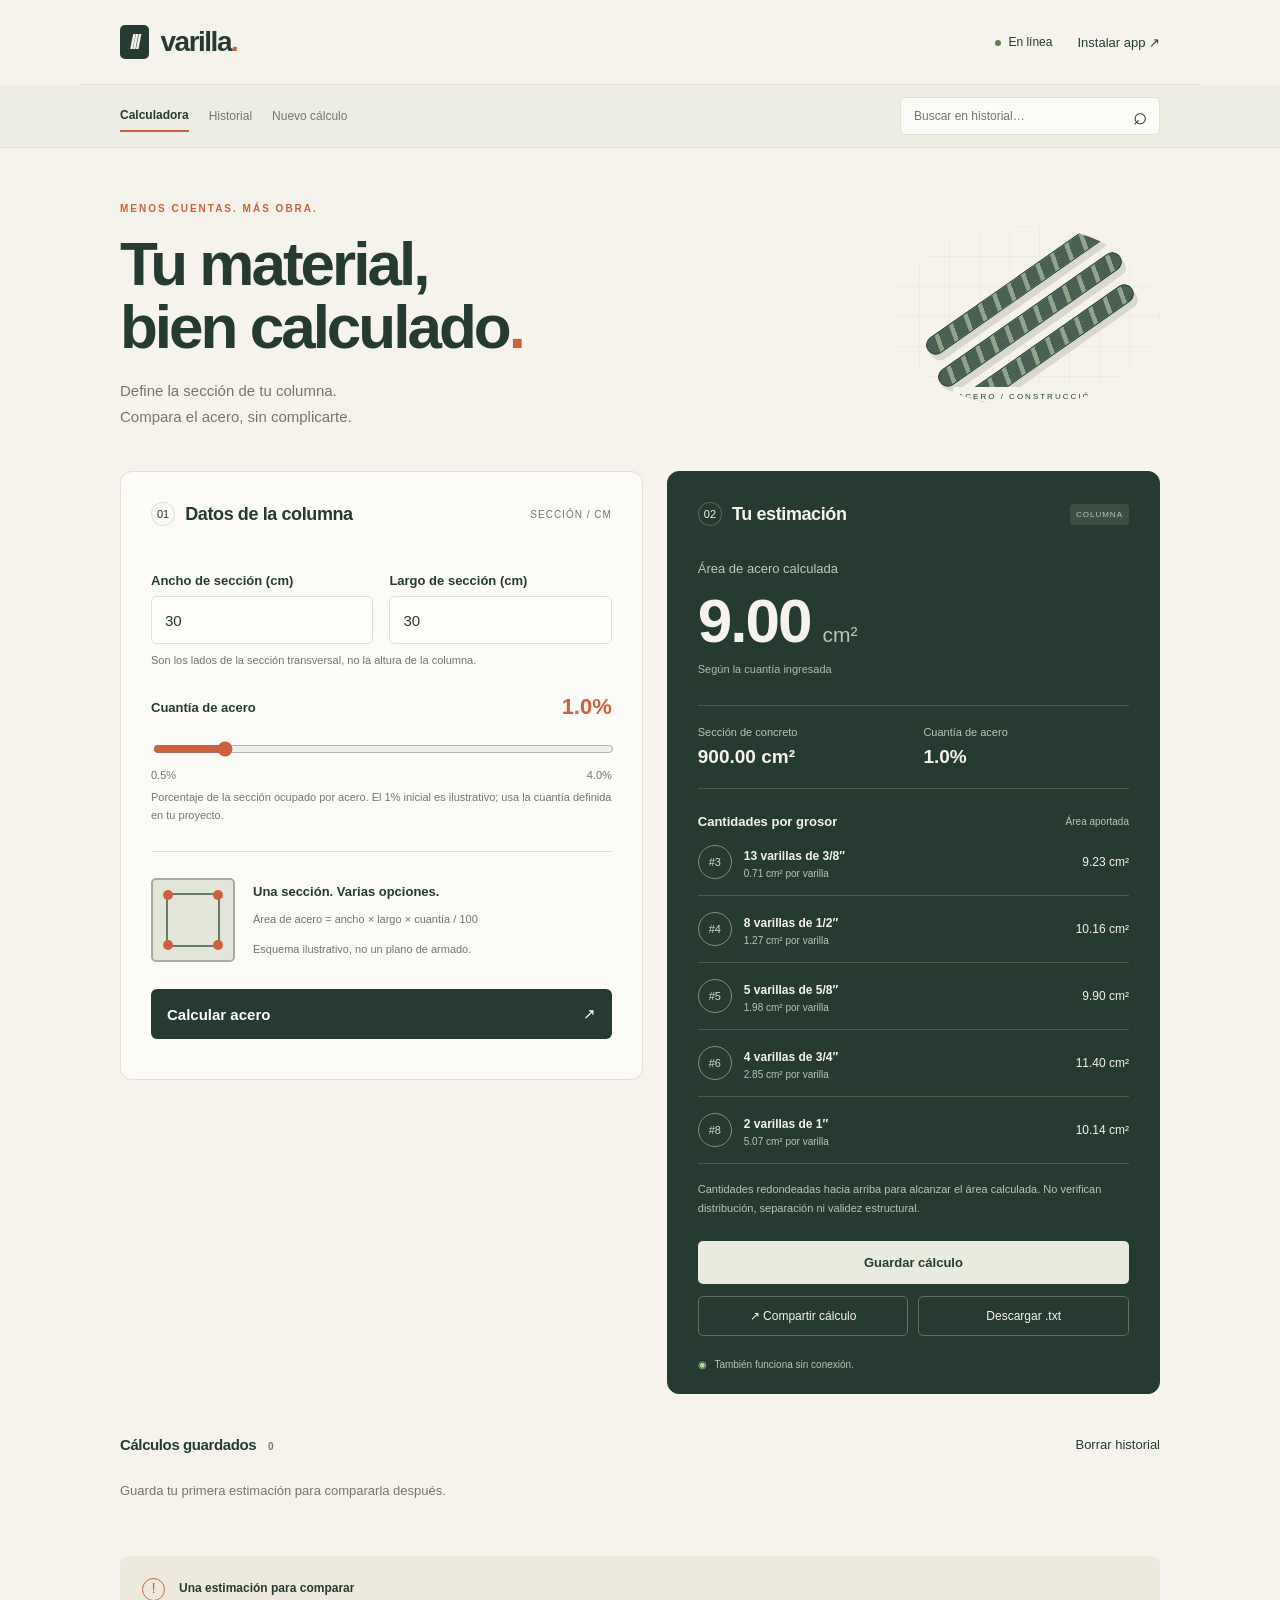
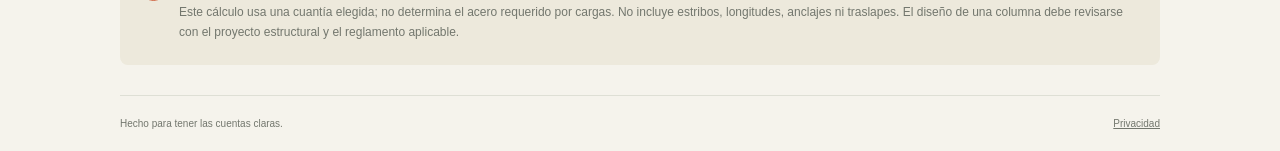
<file: index.html>
<!doctype html>
<html lang="es-MX">
<head><meta charset="utf-8"><meta name="viewport" content="width=device-width, initial-scale=1"><meta name="theme-color" content="#233c32"><meta name="description" content="Estima el área de acero de una columna y compara cantidades de varilla."><title>Varilla · Calcula tu material</title><link rel="manifest" href="manifest.json"><link rel="icon" href="icons/icon.svg" type="image/svg+xml"><link rel="apple-touch-icon" href="icons/icon-192.png"><link rel="stylesheet" href="styles.css"><script src="quantity.js" defer></script><script src="app.js" defer></script></head>
<body>
<header class="topbar"><a class="brand" href="./"><span class="mark">///</span> varilla<span class="brand-dot">.</span></a><div class="header-actions"><span id="connection" class="status">En línea</span><button id="install" class="quiet">Instalar app ↗</button></div></header>
<div class="titlebar"><div class="titlebar-inner"><nav aria-label="Navegación principal"><a href="#quote-form" aria-current="page">Calculadora</a><a href="#saved-calculations">Historial</a><button type="button" id="new-calculation">Nuevo cálculo</button></nav><form role="search" id="search-form"><label class="sr-only" for="search">Buscar en el historial</label><input id="search" type="search" placeholder="Buscar en historial…" autocomplete="off"><button type="submit" aria-label="Buscar">⌕</button></form></div><p id="search-status" class="search-status" role="status"></p></div>
<main>
<section class="intro"><div><p class="eyebrow">MENOS CUENTAS. MÁS OBRA.</p><h1>Tu material,<br>bien calculado<span>.</span></h1><p class="subtitle">Define la sección de tu columna.<br class="desktop"> Compara el acero, sin complicarte.</p></div><div class="illustration" aria-hidden="true"><div class="rod r1"></div><div class="rod r2"></div><div class="rod r3"></div><span>ACERO / CONSTRUCCIÓN</span></div></section>
<div class="workspace">
<section class="panel calculator"><div class="section-heading"><span class="step">01</span><h2>Datos de la columna</h2><span class="small">SECCIÓN / CM</span></div>
<form id="quote-form">
<div class="field-row"><div><label for="width">Ancho de sección (cm)</label><input id="width" type="number" min="1" max="200" step="0.1" value="30" required></div><div><label for="height">Largo de sección (cm)</label><input id="height" type="number" min="1" max="200" step="0.1" value="30" required></div></div>
<p class="help">Son los lados de la sección transversal, no la altura de la columna.</p>
<div class="ratio-label"><label for="percentage">Cuantía de acero</label><output id="percentage-value" for="percentage">1.0%</output></div>
<input id="percentage" type="range" min="0.5" max="4" step="0.1" value="1" aria-describedby="ratio-help"><div class="range-labels"><span>0.5%</span><span>4.0%</span></div>
<p class="help" id="ratio-help">Porcentaje de la sección ocupado por acero. El 1% inicial es ilustrativo; usa la cuantía definida en tu proyecto.</p>
<div class="section-preview" aria-hidden="true"><div class="column-section"><i></i><i></i><i></i><i></i></div><div><strong>Una sección. Varias opciones.</strong><p>Área de acero = ancho × largo × cuantía / 100</p><small>Esquema ilustrativo, no un plano de armado.</small></div></div>
<button class="primary" type="submit">Calcular acero <span>↗</span></button><p id="message" class="message" role="status"></p>
</form>

</section>
<section class="result panel" aria-labelledby="result-title"><div class="section-heading"><span class="step">02</span><h2 id="result-title">Tu estimación</h2><span class="tag">COLUMNA</span></div>
<p class="total-label">Área de acero calculada</p><div class="steel-total"><span class="total" id="total">9.00</span><span>cm²</span></div><p class="currency">Según la cuantía ingresada</p>
<div class="result-metrics"><div><span>Sección de concreto</span><strong id="section-area"></strong></div><div><span>Cuantía de acero</span><strong id="result-percentage"></strong></div></div>
<div class="comparison-heading"><h3>Cantidades por grosor</h3><span>Área aportada</span></div><div id="rebar-options"></div>
<p class="result-note">Cantidades redondeadas hacia arriba para alcanzar el área calculada. No verifican distribución, separación ni validez estructural.</p>
<div class="result-actions"><button id="save" class="light" type="button">Guardar cálculo</button></div><div class="share-actions"><button id="share" type="button">↗ Compartir cálculo</button><button id="download" type="button">Descargar .txt</button></div><p id="share-status" class="share-status" role="status"></p><div class="offline-note"><span>◉</span> También funciona sin conexión.</div></section>
</div>
<section class="history" id="saved-calculations"><div class="history-heading"><h2>Cálculos guardados <span id="history-count">0</span></h2><button class="quiet" id="clear-history" type="button">Borrar historial</button></div><div id="history-list"></div></section>
<aside class="educational-note"><span>!</span><div><strong>Una estimación para comparar</strong><p>Este cálculo usa una cuantía elegida; no determina el acero requerido por cargas. No incluye estribos, longitudes, anclajes ni traslapes. El diseño de una columna debe revisarse con el proyecto estructural y el reglamento aplicable.</p></div></aside><footer><span>Hecho para tener las cuentas claras.</span><a href="privacidad.html">Privacidad</a></footer>
</main><dialog id="install-help"><h2>Lleva Varilla a tu escritorio</h2><p>En Chrome abre el menú ⋮ → Transmitir, guardar y compartir → Instalar página como aplicación. También puedes usar el icono de instalación en la barra de direcciones cuando aparezca.</p><p>Abre la app desde localhost o HTTPS. Después de la primera visita, podrás calcular sin conexión.</p><button class="primary" id="close-help">Entendido</button></dialog>
</body></html>
</file>
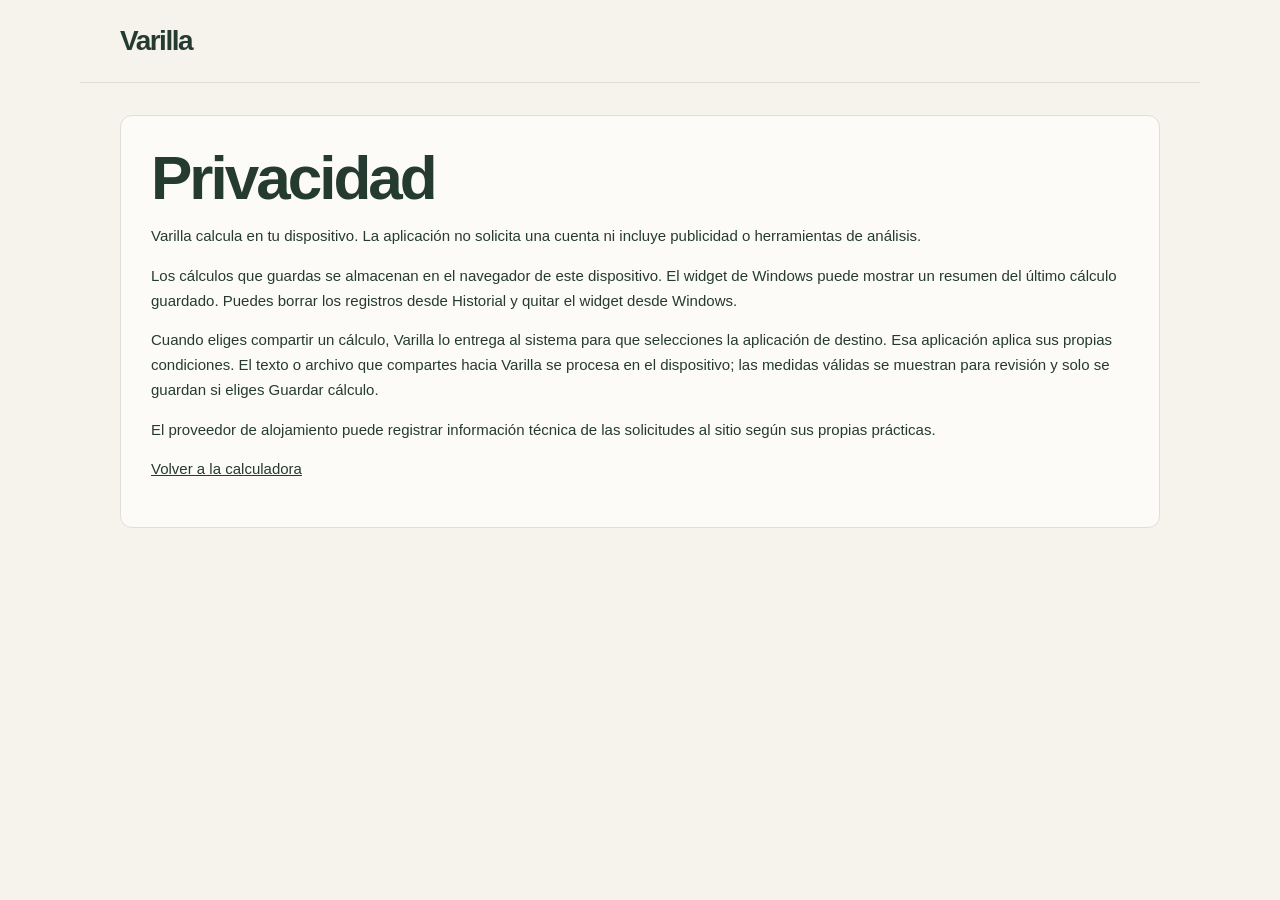
<file: privacidad.html>
<!doctype html>
<html lang="es-MX">
<head><meta charset="utf-8"><meta name="viewport" content="width=device-width, initial-scale=1"><meta name="theme-color" content="#233c32"><title>Privacidad · Varilla</title><link rel="stylesheet" href="styles.css"></head>
<body>
<header class="topbar"><a class="brand" href="./">Varilla</a></header>
<main>
<section class="panel" style="margin-block:2rem;line-height:1.65">
<h1>Privacidad</h1>
<p>Varilla calcula en tu dispositivo. La aplicación no solicita una cuenta ni incluye publicidad o herramientas de análisis.</p>
<p>Los cálculos que guardas se almacenan en el navegador de este dispositivo. El widget de Windows puede mostrar un resumen del último cálculo guardado. Puedes borrar los registros desde Historial y quitar el widget desde Windows.</p>
<p>Cuando eliges compartir un cálculo, Varilla lo entrega al sistema para que selecciones la aplicación de destino. Esa aplicación aplica sus propias condiciones. El texto o archivo que compartes hacia Varilla se procesa en el dispositivo; las medidas válidas se muestran para revisión y solo se guardan si eliges Guardar cálculo.</p>
<p>El proveedor de alojamiento puede registrar información técnica de las solicitudes al sitio según sus propias prácticas.</p>
<p><a href="./">Volver a la calculadora</a></p>
</section>
</main>
</body></html>
</file>
<file: styles.css>
:root{--paper:#f5f3ec;--ink:#253b32;--muted:#73776e;--line:#dedfd5;--orange:#cf603d}*{box-sizing:border-box}body{margin:0;background:var(--paper);color:var(--ink);font-family: -apple-system,BlinkMacSystemFont,"Segoe UI",sans-serif;font-size:15px}button,input,select{font:inherit}button,a,input,select,summary{-webkit-tap-highlight-color:transparent}button{cursor:pointer}a{color:inherit}button:focus-visible,a:focus-visible,input:focus-visible,select:focus-visible,summary:focus-visible{outline:3px solid var(--orange);outline-offset:4px}.topbar{max-width:1120px;margin:auto;padding:25px 40px;border-bottom:1px solid var(--line);display:flex;align-items:center;justify-content:space-between}.brand{text-decoration:none;font-size:28px;font-weight:750;letter-spacing:-1.5px;display:flex;align-items:center}.mark{background:var(--ink);color:var(--paper);padding:5px 10px;margin-right:12px;font-size:21px;letter-spacing:-3px;border-radius:5px}.brand-dot,h1>span{color:var(--orange)}.header-actions{display:flex;align-items:center;gap:25px}.status{font-size:12px}.status:before{content:"";display:inline-block;width:6px;height:6px;background:#607e50;border-radius:50%;margin-right:7px}.status.offline:before{background:var(--orange)}.quiet{border:0;background:none;color:var(--ink);padding:8px 0;font-size:13px}main{max-width:1120px;margin:auto;padding:0 40px}.intro{display:flex;align-items:center;justify-content:space-between;padding:55px 0 42px}.eyebrow{font-size:10px;font-weight:700;letter-spacing:2px;color:var(--orange);margin:0 0 18px}h1{font-size:clamp(40px,5vw,62px);line-height:1.02;letter-spacing:-3px;margin:0;font-weight:650}.subtitle{color:var(--muted);line-height:1.7;margin:20px 0 0}.illustration{width:270px;height:180px;position:relative;overflow:hidden;background:repeating-linear-gradient(0deg,transparent,transparent 29px,#e7e6dc 30px),repeating-linear-gradient(90deg,transparent,transparent 29px,#e7e6dc 30px);border-radius:50%}.rod{position:absolute;width:220px;height:19px;background:repeating-linear-gradient(105deg,#496052 0px,#496052 12px,#91a48d 13px,#91a48d 17px);border:1px solid #233c32;transform:rotate(-35deg);border-radius:12px;box-shadow:0 7px 0 #d8d9cc}.r1{top:52px;left:18px}.r2{top:84px;left:30px}.r3{top:116px;left:42px}.illustration>span{position:absolute;bottom:0;left:63px;font-size:8px;letter-spacing:2px;background:var(--paper);padding:5px}.workspace{display:grid;grid-template-columns:1.06fr 1fr;gap:24px;align-items:start}.panel{border:1px solid var(--line);border-radius:12px;padding:30px;background:#fcfbf7}.section-heading{display:flex;align-items:center;gap:10px;margin-bottom:27px}.step{border:1px solid var(--line);font-size:11px;padding:5px;border-radius:50%}h2{font-size:18px;margin:0;font-weight:600;letter-spacing:-.4px}.small,.tag{margin-left:auto;font-size:10px;letter-spacing:1px}.small{color:var(--muted)}label{display:block;font-size:13px;font-weight:550;margin:20px 0 8px}input,select{width:100%;height:48px;border:1px solid var(--line);border-radius:6px;background:#fffefb;color:var(--ink);padding:0 13px}select{cursor:pointer}.field-row{display:grid;grid-template-columns:1fr 1fr;gap:16px}.label-note{float:right;font-size:11px;color:var(--muted);font-weight:400}.money-input{display:flex;align-items:center;background:#fffefb;border:1px solid var(--line);border-radius:6px;padding:0 13px}.money-input input{border:0;background:none}.money-input>span:last-child{font-size:10px;color:var(--muted)}.help{font-size:11px;color:var(--muted);line-height:1.6;margin:8px 0}.checkbox{display:flex;gap:9px;align-items:center;font-size:12px;font-weight:400;margin:23px 0}.checkbox input{width:16px;height:16px;accent-color:var(--ink)}.primary{display:flex;align-items:center;justify-content:space-between;background:var(--ink);color:#fff;border:0;border-radius:6px;width:100%;padding:16px;font-weight:550}.primary:hover{background:#355346}.message{font-size:12px;margin:10px 0 0;line-height:1.4}.source{border-top:1px solid var(--line);margin-top:22px;padding-top:18px;font-size:12px}.source summary{cursor:pointer;font-weight:550}.source summary span{float:right}.source p{line-height:1.6;color:var(--muted)}.source label{font-size:12px}.source input{font-size:12px}.source-buttons{display:flex;gap:18px;margin-top:12px}.secondary{padding:10px;background:var(--paper);border:1px solid var(--line);border-radius:5px;color:var(--ink);font-size:12px}.result{background:var(--ink);color:var(--paper);border-color:var(--ink);padding-bottom:23px}.result .step{border-color:#58685d}.tag{background:#3b5045;color:#b9c8b6;border-radius:4px;padding:6px;font-size:8px}.total-label{font-size:13px;color:#bec8be;margin:35px 0 9px}.total{font-size:clamp(32px,4.5vw,52px);font-weight:550;letter-spacing:-2px;overflow-wrap:anywhere;font-variant-numeric:tabular-nums}.currency{font-size:11px;color:#aebbac;margin:7px 0 30px}.result-rule{height:1px;background:#4a5c4d}dl{margin:20px 0}dl>div{display:flex;justify-content:space-between;gap:15px;margin:17px 0;font-size:13px}dt{color:#b9c5b7}dd{margin:0;text-align:right;font-variant-numeric:tabular-nums}.result-note{font-size:11px;line-height:1.7;color:#b9c5b7;margin:16px 0 23px}.result-actions{display:flex;gap:10px}.light{background:#e8ebde;color:var(--ink);padding:14px;flex:1;border:0;border-radius:5px;font-weight:550;font-size:13px}.offline-note{margin-top:23px;font-size:10px;color:#b9c5b7}.offline-note span{margin-right:5px;color:#b8d99d}.history{padding:35px 0}.history-heading{display:flex;align-items:center;justify-content:space-between}.history h2{font-size:15px}.history h2 span{font-size:10px;color:var(--muted);margin-left:8px}.empty{font-size:13px;color:var(--muted);padding:23px 0;margin:0}.history-item{display:flex;align-items:center;gap:12px;padding:16px 0;border-bottom:1px solid var(--line);font-size:12px}.history-item small{display:block;color:var(--muted);margin-top:5px}.history-item strong{margin-left:auto;font-size:15px}.history-item button{background:none;border:1px solid var(--line);border-radius:4px;color:var(--ink);padding:7px}footer{border-top:1px solid var(--line);display:flex;justify-content:space-between;padding:22px 0;color:var(--muted);font-size:10px}footer span:last-child{letter-spacing:1px}dialog{max-width:440px;border:1px solid var(--line);border-radius:12px;padding:30px;background:var(--paper);color:var(--ink)}dialog::backdrop{background:#15291bb0}dialog p{font-size:14px;line-height:1.7}@media(max-width:700px){.topbar{padding:20px}.header-actions{gap:15px}main{padding:0 20px}.intro{padding:38px 0 30px}.illustration{display:none}h1{letter-spacing:-2px}.workspace{grid-template-columns:1fr;gap:18px}.panel{padding:23px}.total{font-size:45px}.history-item{flex-wrap:wrap}footer{gap:15px}.tag{font-size:7px}.status{font-size:10px}}@media print{body{background:white}.topbar,.intro,.calculator,.history,footer,.result-actions,.offline-note,dialog{display:none!important}main{padding:0}.workspace{display:block}.result{background:white;color:black;border:1px solid #ccc}.result dt,.result p,.result .currency{color:#444}.result-rule{background:#ccc}.result .tag{color:black}.total{font-size:40px}}
.cut-plan{margin:20px 0;font-size:12px;line-height:1.7;color:#d5ddcf}.cut-plan summary{cursor:pointer;color:var(--paper)}.cut-plan>p{font-size:11px;color:#b9c5b7}.cut-plan #cut-list{max-height:220px;overflow:auto}.result .total{font-size:64px}@media print{.cut-plan,.cut-plan summary{color:#333}.cut-plan #cut-list{max-height:none;overflow:visible}}
/* Estimación de columnas */
.ratio-label{display:flex;align-items:center;justify-content:space-between;margin-top:24px}.ratio-label label{margin:0}.ratio-label output{font-size:22px;color:var(--orange);font-weight:600}input[type=range]{padding:0;border:0;background:transparent;accent-color:var(--orange);height:34px;margin-top:12px;cursor:pointer}.range-labels{display:flex;justify-content:space-between;font-size:11px;color:var(--muted)}.section-preview{display:flex;gap:18px;align-items:center;border-top:1px solid var(--line);margin:27px 0;padding-top:26px}.section-preview strong{font-size:13px}.section-preview p,.section-preview small{font-size:11px;color:var(--muted);line-height:1.7}.column-section{width:84px;height:84px;min-width:84px;background:#e4e5d9;border:2px solid #a3ae9b;position:relative;border-radius:5px}.column-section:after{content:'';position:absolute;inset:13px;border:2px solid #667c64;border-radius:7px}.column-section i{position:absolute;width:10px;height:10px;border-radius:50%;background:var(--orange);z-index:1;top:10px;left:10px}.column-section i:nth-child(2){left:auto;right:10px}.column-section i:nth-child(3){top:auto;bottom:10px}.column-section i:nth-child(4){left:auto;right:10px;top:auto;bottom:10px}.steel-total{display:flex;align-items:baseline;gap:12px}.steel-total>span:last-child{font-size:21px;color:#b9c5b7}.result .total{font-size:62px}.result-metrics{display:grid;grid-template-columns:1fr 1fr;gap:20px;border-top:1px solid #4a5c4d;border-bottom:1px solid #4a5c4d;padding:20px 0;margin-bottom:25px}.result-metrics span{display:block;font-size:11px;color:#b9c5b7}.result-metrics strong{display:block;font-size:19px;margin-top:8px;font-weight:550}.comparison-heading{display:flex;justify-content:space-between;gap:10px;align-items:center}.comparison-heading h3{font-size:13px;font-weight:550;margin:0}.comparison-heading span{font-size:10px;color:#b9c5b7}.rebar-option{display:flex;align-items:center;gap:12px;border-bottom:1px solid #4a5c4d;padding:16px 0}.bar-badge{display:grid;place-items:center;width:34px;height:34px;border:1px solid #809078;border-radius:50%;font-size:11px;color:#d3ddc8;flex-shrink:0}.rebar-option strong{font-size:12px;font-weight:550}.rebar-option small{display:block;font-size:10px;color:#b9c5b7;margin-top:5px}.provided{margin-left:auto;font-size:12px;white-space:nowrap;font-variant-numeric:tabular-nums}.educational-note{display:flex;gap:14px;padding:22px;background:#ede9dc;border-radius:8px;margin:0 0 30px}.educational-note>span{color:var(--orange);border:1px solid var(--orange);border-radius:50%;width:23px;height:23px;text-align:center;flex-shrink:0}.educational-note strong{font-size:12px}.educational-note p{font-size:12px;line-height:1.7;color:var(--muted);margin:7px 0 0}@media(max-width:420px){.result .total{font-size:50px}.panel{padding:20px}.rebar-option{gap:8px}.provided{font-size:11px}}@media print{.result .currency,.result-metrics span,.rebar-option small,.comparison-heading span,.steel-total>span:last-child,.bar-badge{color:#444}.educational-note{margin-top:20px}.result-metrics,.rebar-option{border-color:#ccc}}
/* Barra de navegación y acciones del sistema */
.titlebar{border-bottom:1px solid var(--line);background:#eeede4}.titlebar-inner{max-width:1120px;margin:auto;padding:12px 40px;display:flex;gap:24px;align-items:center;justify-content:space-between}.titlebar nav{display:flex;gap:20px;align-items:center}.titlebar nav a,.titlebar nav button{font:inherit;font-size:12px;text-decoration:none;color:var(--muted);border:0;background:none;padding:8px 0;white-space:nowrap}.titlebar nav a[aria-current]{color:var(--ink);font-weight:650;border-bottom:2px solid var(--orange)}.titlebar nav a:hover,.titlebar nav button:hover{color:var(--orange)}#search-form{display:flex;align-items:center;border:1px solid var(--line);border-radius:6px;background:#fcfbf7;width:260px}#search{height:36px;font-size:12px;border:0;background:none;min-width:0}#search-form button{border:0;background:none;color:var(--ink);font-size:24px;padding:0 12px}.search-status{max-width:1040px;margin:0 auto;padding:0 0 8px;font-size:12px;color:var(--muted)}.search-status:empty{display:none}.sr-only{position:absolute;width:1px;height:1px;padding:0;margin:-1px;overflow:hidden;clip:rect(0,0,0,0);white-space:nowrap;border:0}.share-actions{display:flex;gap:10px;margin-top:12px;flex-wrap:wrap}.share-actions button{border:1px solid #61705f;background:transparent;color:var(--paper);border-radius:5px;font-size:12px;padding:12px;flex:1;white-space:nowrap}.share-actions button:hover{background:#3b5045}.share-status{font-size:11px;color:#d3ddc8;line-height:1.6;margin:10px 0 0}.share-status:empty{display:none}.history-item[hidden]{display:none}#saved-calculations,#quote-form{scroll-margin-top:20px}@media(max-width:700px){.titlebar-inner{padding:10px 20px;flex-wrap:wrap;gap:8px}.titlebar nav{width:100%;justify-content:space-between;gap:12px}#search-form{width:100%}.search-status{padding:0 20px 10px}}@media print{.titlebar,.share-actions,.share-status{display:none!important}}

/* En la app instalada, el sistema reserva su espacio para los controles nativos. */
@media (display-mode: window-controls-overlay) {
  body { padding-top: calc(env(titlebar-area-y, 0px) + env(titlebar-area-height, 36px)); }
  .titlebar-inner {
    position: fixed; z-index: 10;
    left: env(titlebar-area-x, 0px); top: env(titlebar-area-y, 0px);
    width: env(titlebar-area-width, 100%); height: env(titlebar-area-height, 36px);
    max-width: none; margin: 0; padding: 0 10px;
    background: #eeede4; flex-wrap: nowrap; gap: 12px;
    -webkit-app-region: drag; app-region: drag;
  }
  .titlebar nav { width: auto; gap: 10px; }
  .titlebar nav a, .titlebar nav button, #search-form {
    -webkit-app-region: no-drag; app-region: no-drag;
  }
  #search-form { width: 240px; min-width: 75px; }
  #search { height: 26px; padding-inline: 6px; }
  #search-form button { font-size: 18px; padding-inline: 6px; }
}
@media (display-mode: window-controls-overlay) and (max-width: 560px) {
  #new-calculation { display: none; }
}
@media print { body { padding-top: 0; } }

/* Mantener el formulario y los resultados legibles en el panel lateral de Edge. */
@media (max-width: 430px) {
  .titlebar nav { flex-wrap: wrap; justify-content: flex-start; }
  .field-row { gap: 10px; }
  .result-actions, .share-actions { flex-wrap: wrap; }
}
</file>
